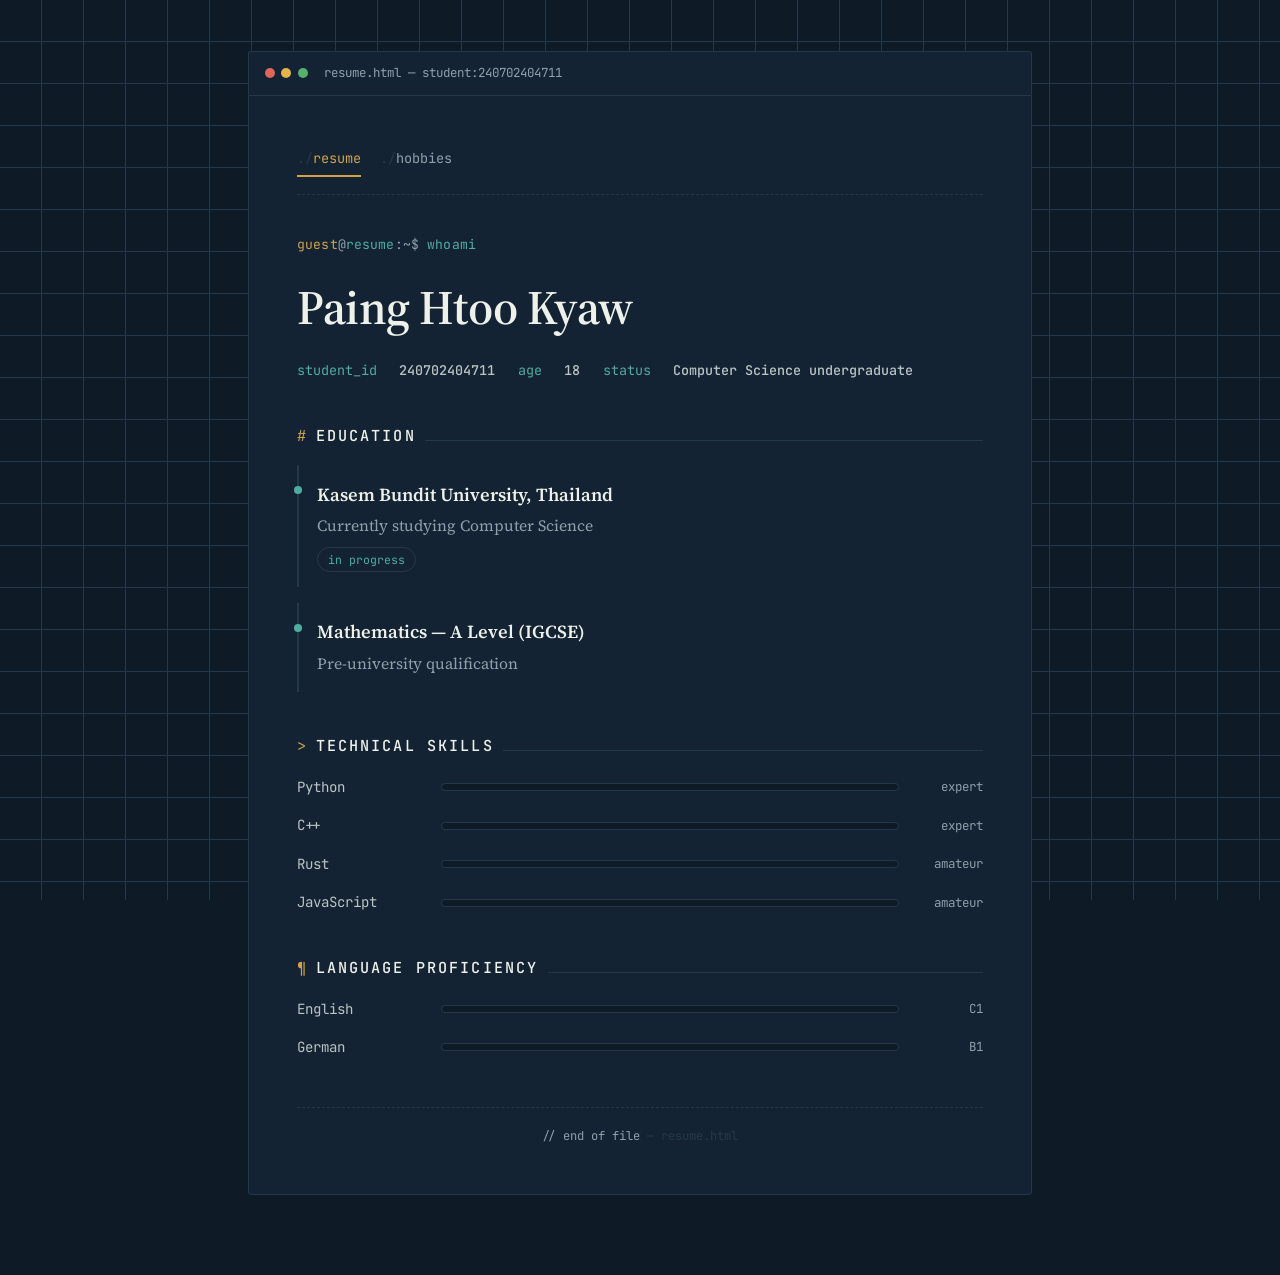
<file: index.html>
<!DOCTYPE html>
<html lang="en">
<head>
    <meta charset="UTF-8">
    <meta name="viewport" content="width=device-width, initial-scale=1.0">
    <title>Index — Paing Htoo Kyaw</title>
    <link rel="stylesheet" href="style.css">
</head>
<body>

    <div class="shell">

        <div class="titlebar">
            <span class="dots">
                <span class="dot dot--r"></span>
                <span class="dot dot--y"></span>
                <span class="dot dot--g"></span>
            </span>
            <span class="path">resume.html — student:240702404711</span>
        </div>

        <div class="window">

            <nav class="tabs">
                <a href="resume.html" aria-current="page">resume</a>
                <a href="hobby.html">hobbies</a>
            </nav>

            <!-- Header -->
            <header class="hero">
                <p class="prompt-line"><span class="user">guest</span><span class="sep">@</span>resume<span class="sep">:~$</span> whoami</p>
                <h1 class="name">Paing Htoo Kyaw</h1>
                <div class="meta-row">
                    <span class="key">student_id</span> <span><strong>240702404711</strong></span>
                    <span class="key">age</span> <span><strong>18</strong></span>
                    <span class="key">status</span> <span><strong>Computer Science undergraduate</strong></span>
                </div>
            </header>

            <!-- Education -->
            <section class="block">
                <div class="section-head">
                    <span class="glyph">#</span>
                    <h2 class="section-title">Education</h2>
                </div>

                <div class="entry">
                    <h3>Kasem Bundit University, Thailand</h3>
                    <p>Currently studying Computer Science</p>
                    <span class="tag">in progress</span>
                </div>

                <div class="entry">
                    <h3>Mathematics — A Level (IGCSE)</h3>
                    <p>Pre-university qualification</p>
                </div>
            </section>

            <!-- Technical Skills -->
            <section class="block">
                <div class="section-head">
                    <span class="glyph">&gt;</span>
                    <h2 class="section-title">Technical Skills</h2>
                </div>

                <div class="gauge-list">
                    <div class="gauge-row">
                        <span class="label">Python</span>
                        <span class="gauge-track"><span class="gauge-fill" style="width:92%"></span></span>
                        <span class="pct">expert</span>
                    </div>
                    <div class="gauge-row">
                        <span class="label">C++</span>
                        <span class="gauge-track"><span class="gauge-fill" style="width:92%"></span></span>
                        <span class="pct">expert</span>
                    </div>
                    <div class="gauge-row">
                        <span class="label">Rust</span>
                        <span class="gauge-track"><span class="gauge-fill" style="width:42%"></span></span>
                        <span class="pct">amateur</span>
                    </div>
                    <div class="gauge-row">
                        <span class="label">JavaScript</span>
                        <span class="gauge-track"><span class="gauge-fill" style="width:42%"></span></span>
                        <span class="pct">amateur</span>
                    </div>
                </div>
            </section>

            <!-- Language Skills -->
            <section class="block">
                <div class="section-head">
                    <span class="glyph">¶</span>
                    <h2 class="section-title">Language Proficiency</h2>
                </div>

                <div class="gauge-list">
                    <div class="gauge-row">
                        <span class="label">English</span>
                        <span class="gauge-track"><span class="gauge-fill" style="width:85%"></span></span>
                        <span class="pct">C1</span>
                    </div>
                    <div class="gauge-row">
                        <span class="label">German</span>
                        <span class="gauge-track"><span class="gauge-fill" style="width:55%"></span></span>
                        <span class="pct">B1</span>
                    </div>
                </div>
            </section>

            <footer class="end">
                <span>// end of file</span> — resume.html
            </footer>

        </div>
    </div>

</body>
</html>
</file>
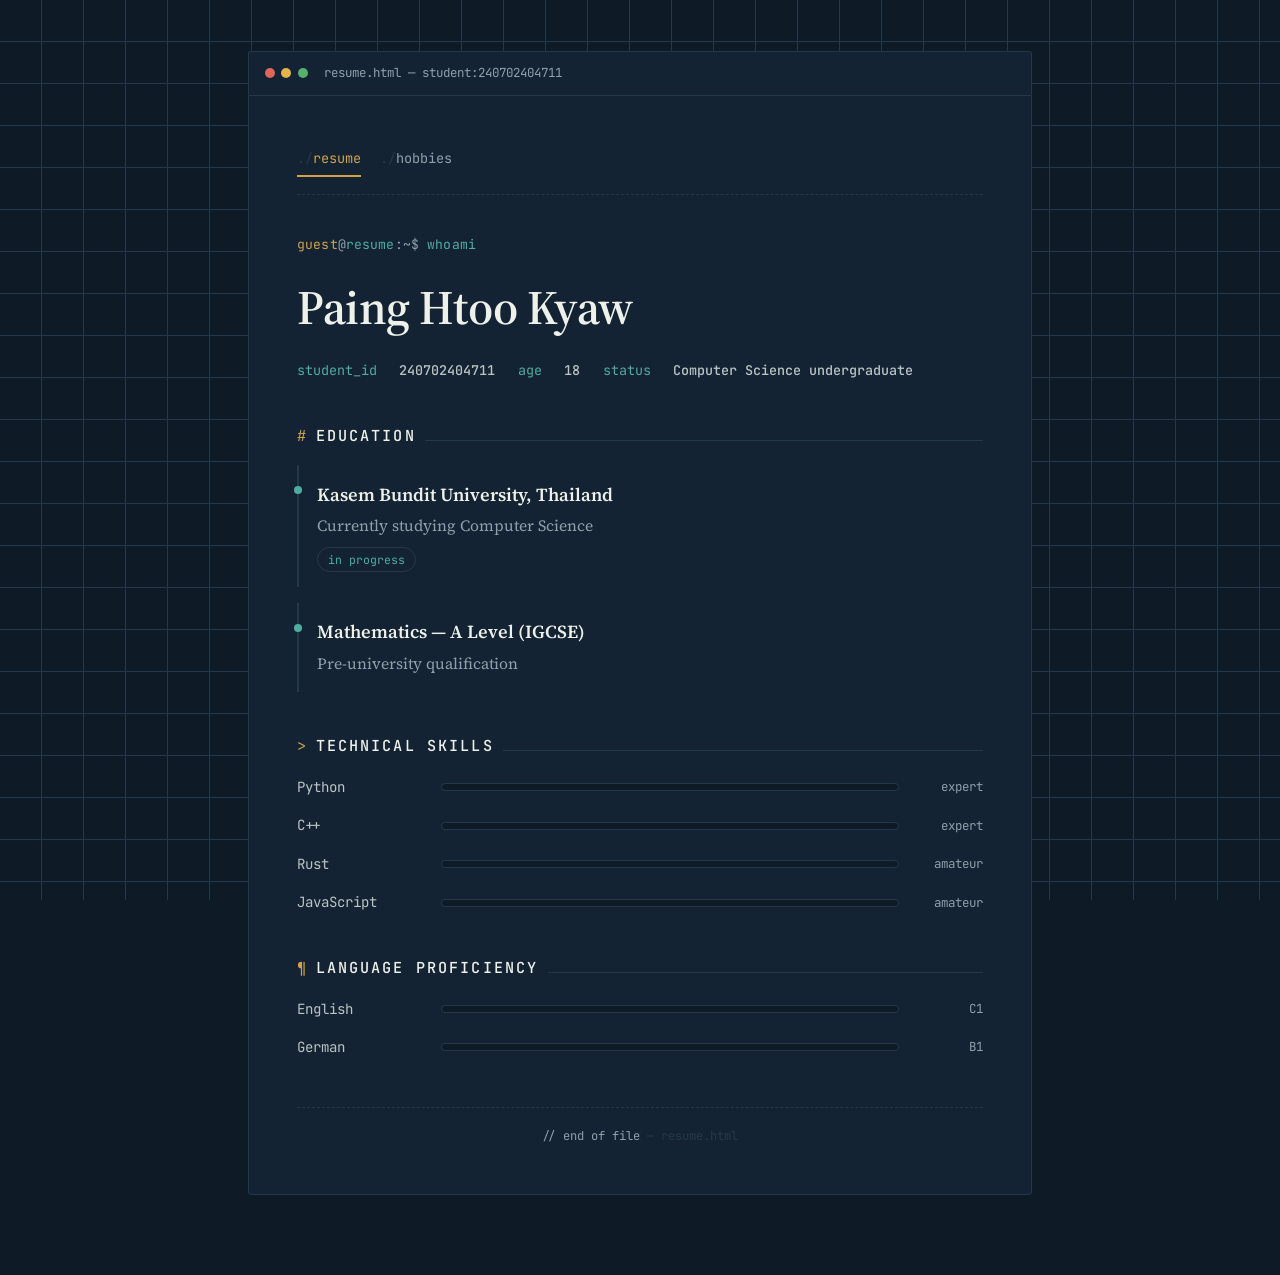
<file: Index.html>
<!DOCTYPE html>
<html lang="en">
<head>
    <meta charset="UTF-8">
    <meta name="viewport" content="width=device-width, initial-scale=1.0">
    <title>Resume — Paing Htoo Kyaw</title>
    <link rel="stylesheet" href="style.css">
</head>
<body>

    <div class="shell">

        <div class="titlebar">
            <span class="dots">
                <span class="dot dot--r"></span>
                <span class="dot dot--y"></span>
                <span class="dot dot--g"></span>
            </span>
            <span class="path">resume.html — student:240702404711</span>
        </div>

        <div class="window">

            <nav class="tabs">
                <a href="resume.html" aria-current="page">resume</a>
                <a href="hobby.html">hobbies</a>
            </nav>

            <!-- Header -->
            <header class="hero">
                <p class="prompt-line"><span class="user">guest</span><span class="sep">@</span>resume<span class="sep">:~$</span> whoami</p>
                <h1 class="name">Paing Htoo Kyaw</h1>
                <div class="meta-row">
                    <span class="key">student_id</span> <span><strong>240702404711</strong></span>
                    <span class="key">age</span> <span><strong>18</strong></span>
                    <span class="key">status</span> <span><strong>Computer Science undergraduate</strong></span>
                </div>
            </header>

            <!-- Education -->
            <section class="block">
                <div class="section-head">
                    <span class="glyph">#</span>
                    <h2 class="section-title">Education</h2>
                </div>

                <div class="entry">
                    <h3>Kasem Bundit University, Thailand</h3>
                    <p>Currently studying Computer Science</p>
                    <span class="tag">in progress</span>
                </div>

                <div class="entry">
                    <h3>Mathematics — A Level (IGCSE)</h3>
                    <p>Pre-university qualification</p>
                </div>
            </section>

            <!-- Technical Skills -->
            <section class="block">
                <div class="section-head">
                    <span class="glyph">&gt;</span>
                    <h2 class="section-title">Technical Skills</h2>
                </div>

                <div class="gauge-list">
                    <div class="gauge-row">
                        <span class="label">Python</span>
                        <span class="gauge-track"><span class="gauge-fill" style="width:92%"></span></span>
                        <span class="pct">expert</span>
                    </div>
                    <div class="gauge-row">
                        <span class="label">C++</span>
                        <span class="gauge-track"><span class="gauge-fill" style="width:92%"></span></span>
                        <span class="pct">expert</span>
                    </div>
                    <div class="gauge-row">
                        <span class="label">Rust</span>
                        <span class="gauge-track"><span class="gauge-fill" style="width:42%"></span></span>
                        <span class="pct">amateur</span>
                    </div>
                    <div class="gauge-row">
                        <span class="label">JavaScript</span>
                        <span class="gauge-track"><span class="gauge-fill" style="width:42%"></span></span>
                        <span class="pct">amateur</span>
                    </div>
                </div>
            </section>

            <!-- Language Skills -->
            <section class="block">
                <div class="section-head">
                    <span class="glyph">¶</span>
                    <h2 class="section-title">Language Proficiency</h2>
                </div>

                <div class="gauge-list">
                    <div class="gauge-row">
                        <span class="label">English</span>
                        <span class="gauge-track"><span class="gauge-fill" style="width:85%"></span></span>
                        <span class="pct">C1</span>
                    </div>
                    <div class="gauge-row">
                        <span class="label">German</span>
                        <span class="gauge-track"><span class="gauge-fill" style="width:55%"></span></span>
                        <span class="pct">B1</span>
                    </div>
                </div>
            </section>

            <footer class="end">
                <span>// end of file</span> — resume.html
            </footer>

        </div>
    </div>

</body>
</html>
</file>
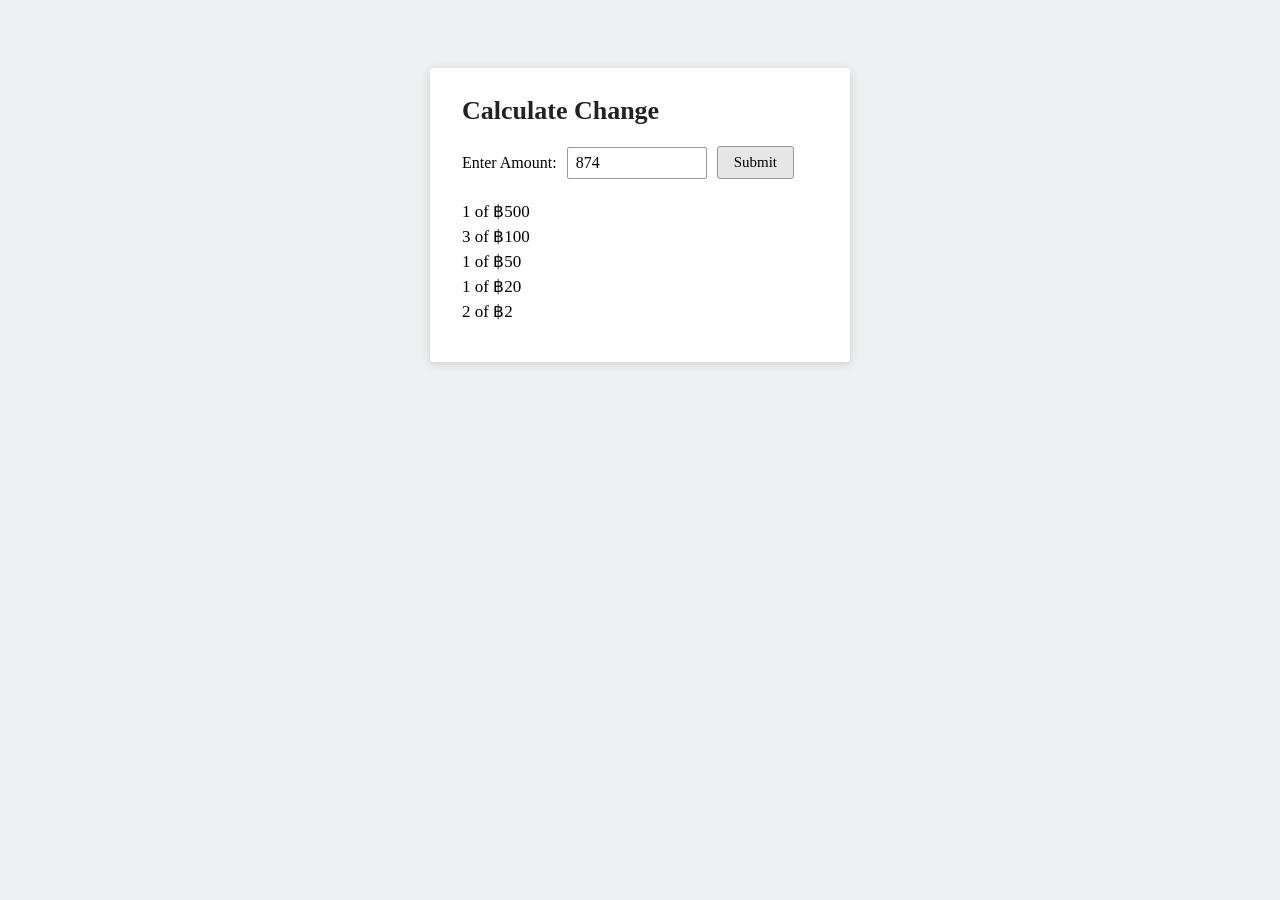
<file: Change.html>
<!DOCTYPE html>
<html lang="en">
<head>
<meta charset="UTF-8">
<title>Calculate Change</title>
<style>
  * { box-sizing: border-box; }
  body {
    font-family: Georgia, 'Times New Roman', serif;
    background: #eef0f2;
    display: flex;
    justify-content: center;
    padding-top: 60px;
  }
  .card {
    background: #ffffff;
    width: 420px;
    padding: 28px 32px 34px;
    border-radius: 4px;
    box-shadow: 0 2px 10px rgba(0,0,0,0.15);
  }
  h1 {
    font-size: 26px;
    margin: 0 0 20px;
    color: #222;
  }
  .input-row {
    display: flex;
    align-items: center;
    gap: 10px;
    margin-bottom: 22px;
  }
  label { font-size: 16px; white-space: nowrap; }
  input[type="number"] {
    font-family: inherit;
    font-size: 16px;
    padding: 6px 8px;
    width: 140px;
    border: 1px solid #999;
    border-radius: 2px;
  }
  button {
    font-family: inherit;
    font-size: 15px;
    padding: 7px 16px;
    background: #e6e6e6;
    border: 1px solid #999;
    border-radius: 3px;
    cursor: pointer;
  }
  button:hover { background: #d8d8d8; }
  #result p {
    margin: 4px 0;
    font-size: 17px;
  }
  #error {
    color: #b00020;
    font-size: 15px;
    margin-top: 6px;
  }
</style>
</head>
<body>

<div class="card">
  <h1>Calculate Change</h1>

  <div class="input-row">
    <label for="amount">Enter Amount:</label>
    <input type="number" id="amount" value="874" min="0" step="1">
    <button onclick="calculateChange()">Submit</button>
  </div>

  <div id="result"></div>
  <div id="error"></div>
</div>

<script>
  // Denominations available, largest to smallest
  const denominations = [1000, 500, 100, 50, 20, 10, 5, 2, 1];

  function calculateChange() {
    const resultDiv = document.getElementById("result");
    const errorDiv = document.getElementById("error");
    resultDiv.innerHTML = "";
    errorDiv.innerHTML = "";

    let amount = Number(document.getElementById("amount").value);

    if (!Number.isInteger(amount) || amount < 0) {
      errorDiv.innerHTML = "Please enter a whole, non-negative number.";
      return;
    }

    let remaining = amount;
    let output = "";

    // Outer loop: FOR loop over each denomination (largest to smallest)
    for (let i = 0; i < denominations.length; i++) {
      let denom = denominations[i];
      let count = 0;

      // Inner loop: WHILE loop to pull out as many of this
      // denomination as possible from the remaining amount
      while (remaining >= denom) {
        remaining -= denom;
        count++;
      }

      if (count > 0) {
        output += "<p>" + count + " of &#3647;" + denom + "</p>";
      }
    }

    if (amount === 0) {
      output = "<p>&#3647;0 &mdash; no change needed.</p>";
    }

    resultDiv.innerHTML = output;
  }

  // Run once on page load so the default value (874) shows a result,
  // matching the assignment example.
  calculateChange();
</script>

</body>
</html>
</file>
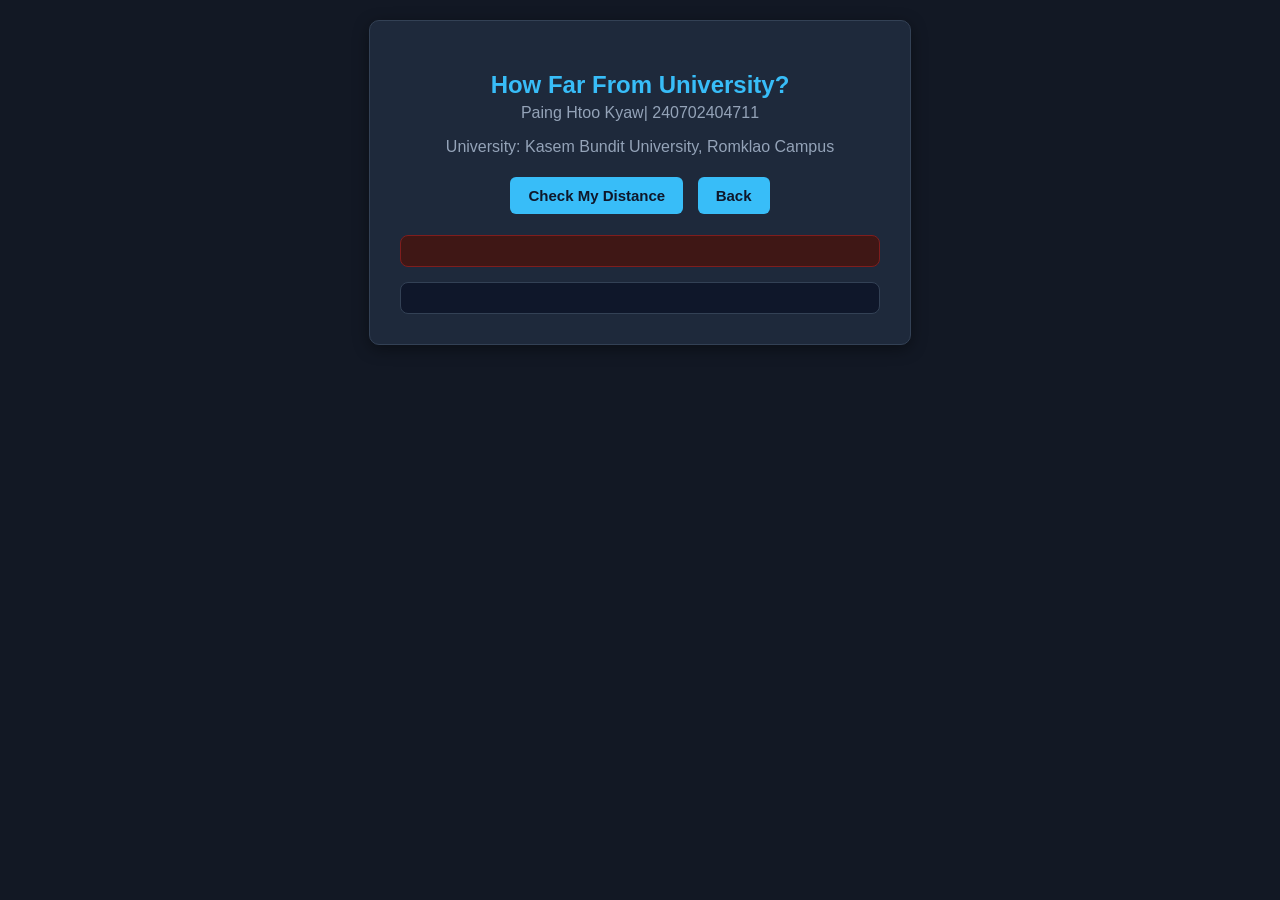
<file: distance.html>
<!DOCTYPE html>
<html lang="en">
<head>
    <meta charset="UTF-8">
    <title>Distance</title>
    <style>
        body {
            font-family: Arial, sans-serif;
            background-color: #121824;
            color: #e2e8f0;
            margin: 0;
            padding: 20px;
            display: flex;
            justify-content: center;
        }
        .card {
            background-color: #1e293b;
            border: 1px solid #334155;
            border-radius: 10px;
            box-shadow: 0 4px 16px rgba(0, 0, 0, 0.4);
            padding: 30px;
            max-width: 480px;
            width: 100%;
            text-align: center;
        }
        h2 {
            color: #38bdf8;
            margin-bottom: 5px;
        }
        .subtitle {
            color: #94a3b8;
            margin-top: 0;
        }
        button {
            background-color: #38bdf8;
            color: #0f172a;
            font-weight: bold;
            border: none;
            padding: 10px 18px;
            font-size: 15px;
            border-radius: 6px;
            cursor: pointer;
            margin: 5px;
            transition: background-color 0.2s ease, transform 0.1s ease;
        }
        button:hover {
            background-color: #7dd3fc;
        }
        button:active {
            transform: scale(0.98);
        }
        #status {
            color: #38bdf8;
            font-weight: bold;
        }
        #error {
            background-color: #3f1715;
            color: #fca5a5;
            border: 1px solid #7f1d1d;
            border-radius: 8px;
            padding: 15px;
            margin-top: 15px;
            text-align: left;
            line-height: 1.5;
        }
        #result {
            background-color: #0f172a;
            border: 1px solid #334155;
            color: #cbd5e1;
            border-radius: 8px;
            padding: 15px;
            margin-top: 15px;
            text-align: left;
            line-height: 1.6;
        }
        #result b {
            color: #f8fafc;
        }
    </style>
</head>
<body>
    <div class="card">
        <h2>How Far From University?</h2>
        <p class="subtitle">Paing Htoo Kyaw| 240702404711</p>

        <p class="subtitle">University: Kasem Bundit University, Romklao Campus</p>

        <button onclick="checkDistance()">Check My Distance</button>
        <button onclick="history.back()">Back</button>

        <p id="status"></p>
        <div id="error"></div>
        <div id="result"></div>
    </div>

    <script>
        var uniLat = 13.8016;
        var uniLong = 100.7345;

        function checkDistance() {
            if (!navigator.geolocation) {
                document.getElementById("error").innerHTML =
                    "Your browser does not support location services. Please try a different browser.";
                return;
            }
            document.getElementById("status").innerHTML = "Getting your location...";
            document.getElementById("error").innerHTML = "";
            document.getElementById("result").innerHTML = "";
            navigator.geolocation.getCurrentPosition(showDistance, showError, {
                timeout: 10000
            });
        }

        function showDistance(position) {
            var myLat = position.coords.latitude;
            var myLong = position.coords.longitude;
            var accuracy = position.coords.accuracy;

            var x = myLat - uniLat;
            var y = myLong - uniLong;

            var distance = Math.sqrt(x * x + y * y);
            var distanceKm = distance * 111;

            document.getElementById("status").innerHTML = "";
            document.getElementById("error").innerHTML = "";
            document.getElementById("result").innerHTML =
                "<b>Your Latitude:</b> " + myLat.toFixed(4) + "<br>" +
                "<b>Your Longitude:</b> " + myLong.toFixed(4) + "<br>" +
                "<b>Location Accuracy:</b> ±" + Math.round(accuracy) + " meters<br><br>" +
                "<b>University Latitude:</b> " + uniLat + "<br>" +
                "<b>University Longitude:</b> " + uniLong + "<br><br>" +
                "<b>Distance (degrees):</b> " + distance.toFixed(4) + "<br>" +
                "<b>Distance (approx. km):</b> " + distanceKm.toFixed(2) + " km";
        }

        function showError(error) {
            document.getElementById("status").innerHTML = "";
            var message = "Something went wrong while getting your location.";

            if (error.code === error.PERMISSION_DENIED) {
                message = "Could not access your location. This usually means either location permission was denied for this site, or your device's GPS/location services are turned off. Please turn on GPS in your device settings and allow location access, then try again.";
            } else if (error.code === error.POSITION_UNAVAILABLE) {
                message = "Your location is currently unavailable. Please check that GPS or location services are turned on.";
            } else if (error.code === error.TIMEOUT) {
                message = "Getting your location took too long. Please check your connection and try again.";
            }

            document.getElementById("error").innerHTML = message;
        }
    </script>
</body>
</html>
</file>
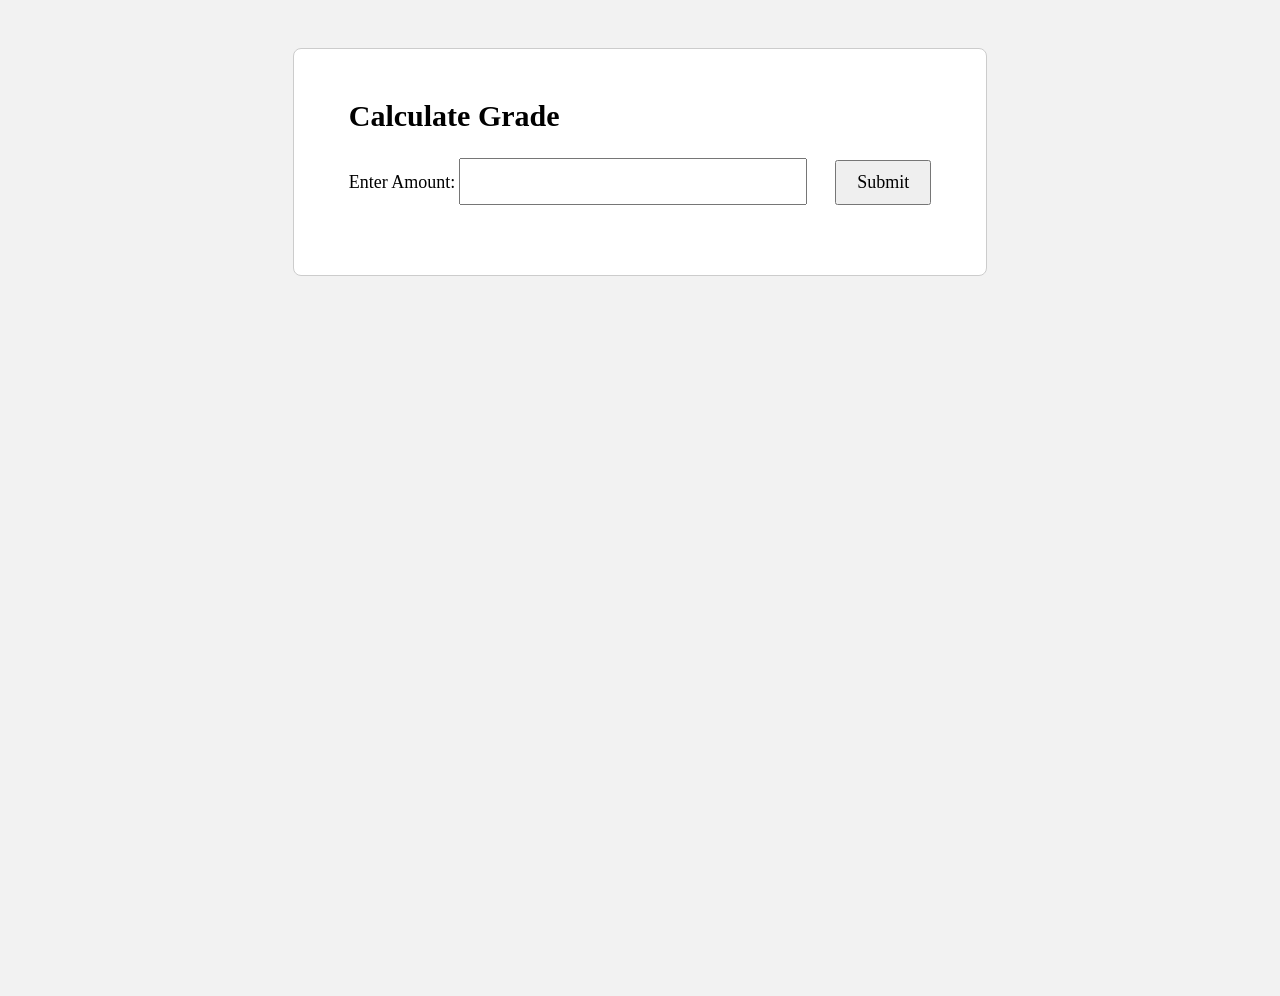
<file: Grade.html>
<!DOCTYPE html>
<html lang="en">
<head>
<meta charset="UTF-8">
<title>Calculate Grade</title>
<style>
  body{
    font-family: Georgia, 'Times New Roman', serif;
    background: #f2f2f2;
    padding: 40px;
    display: flex;
    justify-content: center;
    align-items: flex-start;
    min-height: 100vh;
  }

  .box{
    max-width: 850px;
    background: #fff;
    border: 1px solid #ccc;
    border-radius: 8px;
    padding: 50px 55px;
  }

  h2{
    margin-top: 0;
    font-size: 30px;
  }

  label{
    font-size: 18px;
  }

  input[type="text"]{
    font-family: Georgia, serif;
    font-size: 20px;
    padding: 10px 12px;
    width: 320px;
  }

  button{
    font-family: Georgia, serif;
    font-size: 18px;
    padding: 10px 20px;
    margin-left: 24px;
  }

  #result{
    margin-top: 20px;
    font-size: 20px;
  }
</style>
</head>
<body>

<div class="box">
  <h2>Calculate Grade</h2>

  <label>Enter Amount:</label>
  <input type="text" id="score">
  <button onclick="calculateGrade()">Submit</button>

  <p id="result"></p>
</div>

<script>
  function calculateGrade(){
    const score = parseFloat(document.getElementById('score').value);
    const result = document.getElementById('result');

    if(isNaN(score)){
      result.textContent = 'Please enter a valid number';
      return;
    }

    if(score < 0 || score > 100){
      result.textContent = 'Please enter a score between 0 and 100';
      return;
    }

    if(score >= 85){
      result.textContent = 'You got an A';
    } else if(score >= 75){
      result.textContent = 'You got a B';
    } else {
      result.textContent = 'Score is below B';
    }
  }
</script>

</body>
</html>
</file>
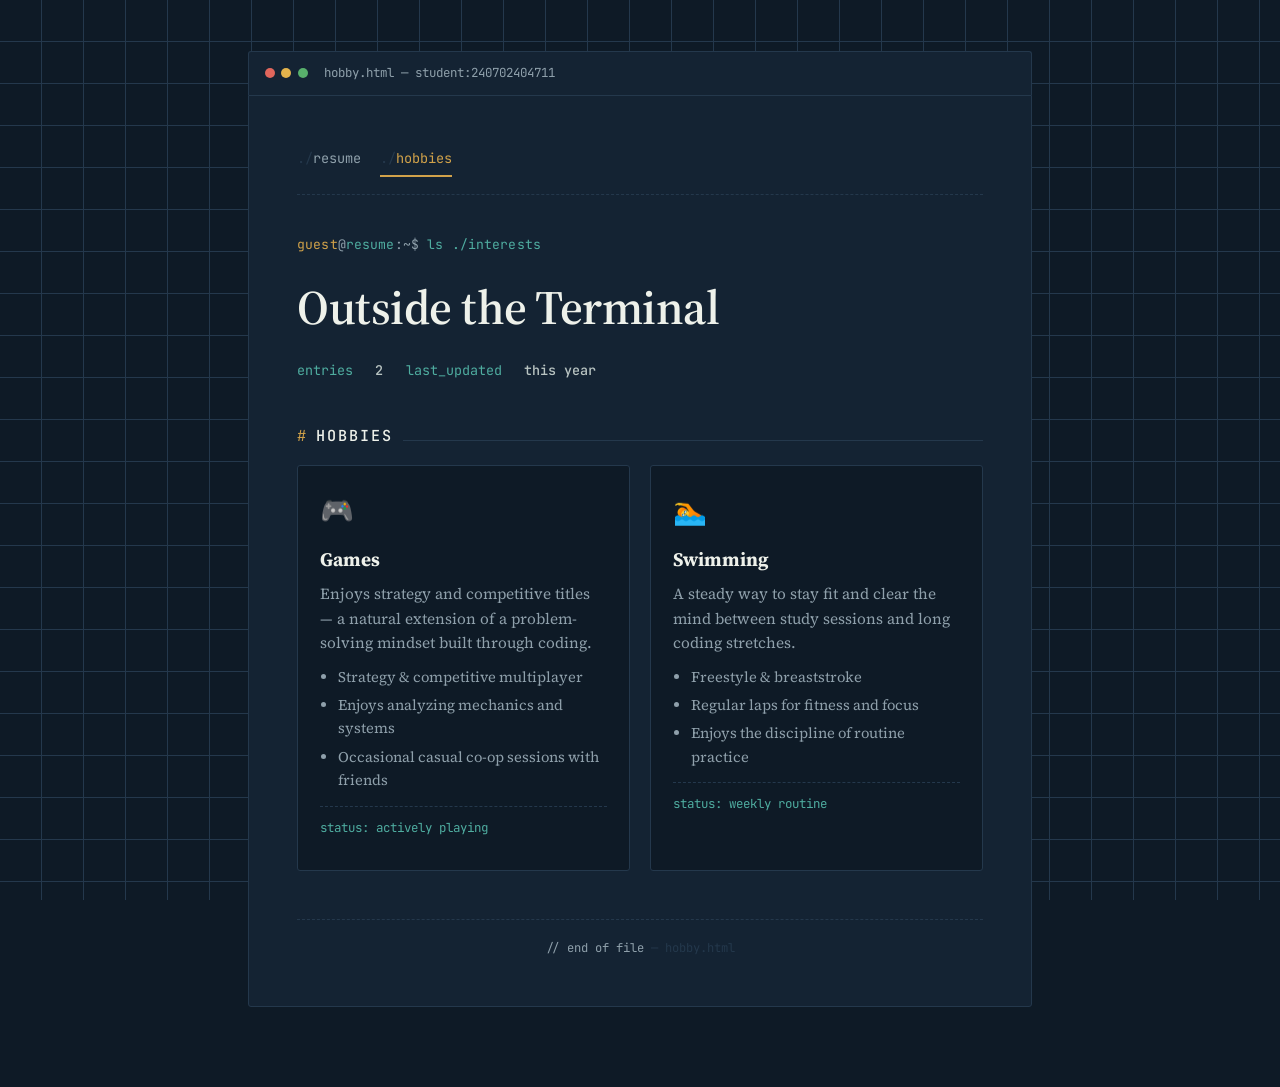
<file: hobby.html>
<!DOCTYPE html>
<html lang="en">
<head>
    <meta charset="UTF-8">
    <meta name="viewport" content="width=device-width, initial-scale=1.0">
    <title>Hobbies — Paing Htoo Kyaw</title>
    <link rel="stylesheet" href="style.css">
</head>
<body>

    <div class="shell">

        <div class="titlebar">
            <span class="dots">
                <span class="dot dot--r"></span>
                <span class="dot dot--y"></span>
                <span class="dot dot--g"></span>
            </span>
            <span class="path">hobby.html — student:240702404711</span>
        </div>

        <div class="window">

            <nav class="tabs">
                <a href="resume.html">resume</a>
                <a href="hobby.html" aria-current="page">hobbies</a>
            </nav>

            <!-- Header -->
            <header class="hero">
                <p class="prompt-line"><span class="user">guest</span><span class="sep">@</span>resume<span class="sep">:~$</span> ls ./interests</p>
                <h1 class="name">Outside the Terminal</h1>
                <div class="meta-row">
                    <span class="key">entries</span> <span><strong>2</strong></span>
                    <span class="key">last_updated</span> <span><strong>this year</strong></span>
                </div>
            </header>

            <!-- Hobbies -->
            <section class="block">
                <div class="section-head">
                    <span class="glyph">#</span>
                    <h2 class="section-title">Hobbies</h2>
                </div>

                <div class="hobby-grid">

                    <div class="hobby-card">
                        <span class="icon">🎮</span>
                        <h3>Games</h3>
                        <p>Enjoys strategy and competitive titles — a natural extension of a problem-solving mindset built through coding.</p>
                        <ul>
                            <li>Strategy &amp; competitive multiplayer</li>
                            <li>Enjoys analyzing mechanics and systems</li>
                            <li>Occasional casual co-op sessions with friends</li>
                        </ul>
                        <p class="stat-line">status: actively playing</p>
                    </div>

                    <div class="hobby-card">
                        <span class="icon">🏊</span>
                        <h3>Swimming</h3>
                        <p>A steady way to stay fit and clear the mind between study sessions and long coding stretches.</p>
                        <ul>
                            <li>Freestyle &amp; breaststroke</li>
                            <li>Regular laps for fitness and focus</li>
                            <li>Enjoys the discipline of routine practice</li>
                        </ul>
                        <p class="stat-line">status: weekly routine</p>
                    </div>

                </div>
            </section>

            <footer class="end">
                <span>// end of file</span> — hobby.html
            </footer>

        </div>
    </div>

</body>
</html>
</file>
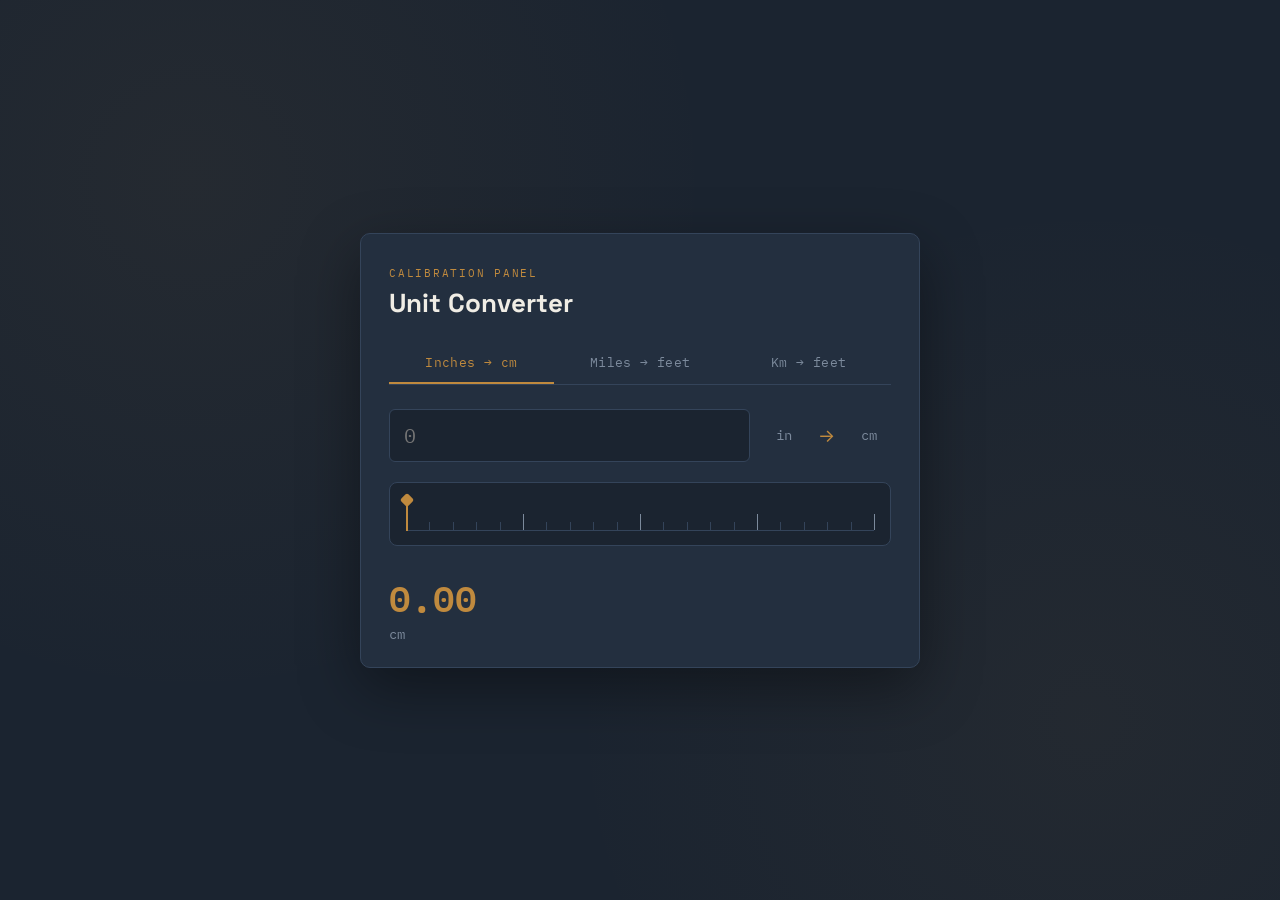
<file: unit-converter.html>
<!DOCTYPE html>
<html lang="en">
<head>
<meta charset="UTF-8">
<meta name="viewport" content="width=device-width, initial-scale=1.0">
<title>Unit Converter — Calibration Panel</title>
<style>
  @import url('https://fonts.googleapis.com/css2?family=Space+Grotesk:wght@500;700&family=Inter:wght@400;500&family=IBM+Plex+Mono:wght@400;600&display=swap');

  :root{
    --ink: #1B2430;
    --panel: #232F3F;
    --brass: #C08A3E;
    --brass-dim: #8a642e;
    --paper: #F0EDE5;
    --slate: #7C8A9C;
    --line: #34445A;
  }

  *{ box-sizing: border-box; }

  body{
    margin:0;
    min-height:100vh;
    background: var(--ink);
    background-image:
      radial-gradient(circle at 15% 20%, rgba(192,138,62,0.06), transparent 40%),
      radial-gradient(circle at 85% 80%, rgba(192,138,62,0.05), transparent 40%);
    color: var(--paper);
    font-family: 'Inter', sans-serif;
    display:flex;
    align-items:center;
    justify-content:center;
    padding: 32px 16px;
  }

  .panel{
    width:100%;
    max-width: 560px;
    background: var(--panel);
    border: 1px solid var(--line);
    border-radius: 10px;
    padding: 32px 28px 24px;
    box-shadow: 0 20px 60px rgba(0,0,0,0.4);
  }

  .eyebrow{
    font-family: 'IBM Plex Mono', monospace;
    font-size: 11px;
    letter-spacing: 0.16em;
    color: var(--brass);
    text-transform: uppercase;
    margin-bottom: 6px;
  }

  h1{
    font-family: 'Space Grotesk', sans-serif;
    font-size: 26px;
    font-weight: 700;
    margin: 0 0 24px;
    color: var(--paper);
  }

  .tabs{
    display:flex;
    gap: 4px;
    border-bottom: 1px solid var(--line);
    margin-bottom: 24px;
  }

  .tab{
    flex:1;
    background: none;
    border: none;
    color: var(--slate);
    font-family: 'IBM Plex Mono', monospace;
    font-size: 12.5px;
    letter-spacing: 0.03em;
    padding: 10px 4px 12px;
    cursor: pointer;
    border-bottom: 2px solid transparent;
    transition: color 0.2s, border-color 0.2s;
  }

  .tab:hover{ color: var(--paper); }

  .tab.active{
    color: var(--brass);
    border-color: var(--brass);
  }

  .field-row{
    display:flex;
    align-items:center;
    gap: 12px;
    margin-bottom: 18px;
  }

  input[type="number"]{
    flex:1;
    background: var(--ink);
    border: 1px solid var(--line);
    border-radius: 6px;
    color: var(--paper);
    font-family: 'IBM Plex Mono', monospace;
    font-size: 20px;
    padding: 12px 14px;
    outline: none;
    transition: border-color 0.2s;
  }

  input[type="number"]:focus{
    border-color: var(--brass);
  }

  .unit-label{
    font-family: 'IBM Plex Mono', monospace;
    color: var(--slate);
    font-size: 14px;
    width: 44px;
    text-align:center;
  }

  .arrow{
    color: var(--brass);
    font-size: 18px;
  }

  /* Scale / caliper signature element */
  .scale-wrap{
    margin: 20px 0 24px;
    padding: 18px 16px 14px;
    background: var(--ink);
    border: 1px solid var(--line);
    border-radius: 8px;
  }

  .scale-track{
    position: relative;
    height: 30px;
    border-bottom: 1px solid var(--line);
  }

  .tick{
    position:absolute;
    bottom:0;
    width:1px;
    background: var(--line);
  }
  .tick.major{ height: 16px; background: var(--slate); }
  .tick.minor{ height: 8px; }

  .caliper{
    position:absolute;
    top:0;
    bottom:-1px;
    width: 2px;
    background: var(--brass);
    transition: left 0.25s ease;
  }
  .caliper::after{
    content:'';
    position:absolute;
    top:-6px;
    left:-4px;
    width:10px;
    height:10px;
    background: var(--brass);
    transform: rotate(45deg);
    border-radius:2px;
  }

  .readout{
    display:flex;
    justify-content: space-between;
    align-items:baseline;
    margin-top: 20px;
  }

  .readout-value{
    font-family: 'IBM Plex Mono', monospace;
    font-size: 36px;
    font-weight: 600;
    color: var(--brass);
  }

  .readout-unit{
    font-family: 'IBM Plex Mono', monospace;
    font-size: 14px;
    color: var(--slate);
  }

  .error{
    color: #d97757;
    font-family: 'IBM Plex Mono', monospace;
    font-size: 13px;
    margin-top: 4px;
  }

  .note{
    margin-top: 20px;
    font-size: 12px;
    color: var(--slate);
    line-height: 1.5;
    border-top: 1px solid var(--line);
    padding-top: 14px;
  }

  .note code{
    font-family: 'IBM Plex Mono', monospace;
    color: var(--brass-dim);
  }
</style>
</head>
<body>

<div class="panel">
  <div class="eyebrow">Calibration Panel</div>
  <h1>Unit Converter</h1>

  <div class="tabs" id="tabs">
    <button class="tab active" data-mode="inchToCm">Inches → cm</button>
    <button class="tab" data-mode="mileToFeet">Miles → feet</button>
    <button class="tab" data-mode="kmToFeet">Km → feet</button>
  </div>

  <div class="field-row">
    <input type="number" id="input" placeholder="0" step="any" />
    <span class="unit-label" id="inputUnit">in</span>
    <span class="arrow">→</span>
    <span class="unit-label" id="outputUnit">cm</span>
  </div>

  <div class="scale-wrap">
    <div class="scale-track" id="track">
      <div class="caliper" id="caliper" style="left:0%"></div>
    </div>
  </div>

  <div class="readout">
    <div>
      <div class="readout-value" id="result">0.00</div>
      <div class="readout-unit" id="resultUnit">cm</div>
    </div>
    <div class="error" id="errorMsg"></div>
  </div>

  </div>
</div>

<script>
  // --- Same logic as assignment.js ---
  const UnitConverter = {
    inchToCm: (inches) => {
      if (typeof inches !== 'number') return 'Input must be a number';
      return inches * 2.54;
    },
    mileToFeet: (miles) => {
      if (typeof miles !== 'number') return 'Input must be a number';
      return miles * 5280;
    },
    kmToFeet: (km) => {
      if (typeof km !== 'number') return 'Input must be a number';
      return km * 3280.839895;
    }
  };

  const modes = {
    inchToCm: { inUnit: 'in', outUnit: 'cm', max: 20, fn: UnitConverter.inchToCm },
    mileToFeet: { inUnit: 'mi', outUnit: 'ft', max: 10, fn: UnitConverter.mileToFeet },
    kmToFeet: { inUnit: 'km', outUnit: 'ft', max: 10, fn: UnitConverter.kmToFeet }
  };

  let currentMode = 'inchToCm';

  const tabsEl = document.getElementById('tabs');
  const inputEl = document.getElementById('input');
  const inputUnitEl = document.getElementById('inputUnit');
  const outputUnitEl = document.getElementById('outputUnit');
  const resultEl = document.getElementById('result');
  const resultUnitEl = document.getElementById('resultUnit');
  const errorEl = document.getElementById('errorMsg');
  const trackEl = document.getElementById('track');
  const caliperEl = document.getElementById('caliper');

  function buildTicks(){
    trackEl.querySelectorAll('.tick').forEach(t => t.remove());
    const count = 21; // 0..20, major every 5
    for(let i=0;i<count;i++){
      const tick = document.createElement('div');
      tick.className = 'tick ' + (i % 5 === 0 ? 'major' : 'minor');
      tick.style.left = (i/(count-1))*100 + '%';
      trackEl.insertBefore(tick, caliperEl);
    }
  }

  function update(){
    const cfg = modes[currentMode];
    inputUnitEl.textContent = cfg.inUnit;
    outputUnitEl.textContent = cfg.outUnit;
    resultUnitEl.textContent = cfg.outUnit;

    const raw = inputEl.value;
    if(raw === ''){
      resultEl.textContent = '0.00';
      errorEl.textContent = '';
      caliperEl.style.left = '0%';
      return;
    }

    const num = parseFloat(raw);
    const output = cfg.fn(num);

    if(typeof output === 'string'){
      errorEl.textContent = output;
      resultEl.textContent = '—';
      caliperEl.style.left = '0%';
      return;
    }

    errorEl.textContent = '';
    resultEl.textContent = output.toLocaleString(undefined, { maximumFractionDigits: 2 });

    const pct = Math.max(0, Math.min(100, (num / cfg.max) * 100));
    caliperEl.style.left = pct + '%';
  }

  tabsEl.addEventListener('click', (e) => {
    const btn = e.target.closest('.tab');
    if(!btn) return;
    tabsEl.querySelectorAll('.tab').forEach(t => t.classList.remove('active'));
    btn.classList.add('active');
    currentMode = btn.dataset.mode;
    update();
  });

  inputEl.addEventListener('input', update);

  buildTicks();
  update();
</script>

</body>
</html>
</file>
<file: style.css>
/* =========================================================
   Paing Htoo Kyaw — Resume site stylesheet
   Theme: "compiler" — a CS student's terminal, made calm
   ========================================================= */

@import url('https://fonts.googleapis.com/css2?family=JetBrains+Mono:wght@400;500;700&family=Source+Serif+4:ital,wght@0,400;0,600;1,400&display=swap');

:root {
  --ink: #0e1a26;
  --panel: #142333;
  --panel-line: #24384c;
  --paper: #eef1ea;
  --paper-dim: #b9c4c2;
  --gold: #d1a24a;
  --teal: #4fada0;
  --text-main: #e7ece6;
  --text-muted: #8fa0ab;

  --font-display: 'Source Serif 4', Georgia, serif;
  --font-mono: 'JetBrains Mono', 'Courier New', monospace;

  --radius: 3px;
  --gutter: clamp(1.25rem, 4vw, 3rem);
}

* { box-sizing: border-box; }

html {
  scroll-behavior: smooth;
}

body {
  margin: 0;
  background: var(--ink);
  color: var(--text-main);
  font-family: var(--font-display);
  font-size: 17px;
  line-height: 1.6;
  background-image:
    linear-gradient(var(--panel-line) 1px, transparent 1px),
    linear-gradient(90deg, var(--panel-line) 1px, transparent 1px);
  background-size: 42px 42px;
  background-position: -1px -1px;
  background-attachment: fixed;
}

@media (prefers-reduced-motion: reduce) {
  * { animation-duration: 0.001ms !important; transition-duration: 0.001ms !important; }
}

/* ---------- Skip link / focus ---------- */
a:focus-visible,
button:focus-visible {
  outline: 2px solid var(--gold);
  outline-offset: 3px;
}

/* ---------- Shell frame ---------- */
.shell {
  max-width: 880px;
  margin: 0 auto;
  padding: clamp(1.5rem, 4vw, 3.5rem) var(--gutter) 5rem;
}

/* ---------- Title bar (window chrome) ---------- */
.titlebar {
  display: flex;
  align-items: center;
  gap: 0.6rem;
  background: var(--panel);
  border: 1px solid var(--panel-line);
  border-bottom: none;
  border-radius: var(--radius) var(--radius) 0 0;
  padding: 0.7rem 1rem;
  font-family: var(--font-mono);
  font-size: 0.78rem;
  color: var(--text-muted);
}

.titlebar .dots { display: flex; gap: 0.4rem; }
.titlebar .dot { width: 10px; height: 10px; border-radius: 50%; display: inline-block; }
.titlebar .dot--r { background: #e0665c; }
.titlebar .dot--y { background: #e3b34c; }
.titlebar .dot--g { background: #58b06c; }
.titlebar .path { margin-left: 0.4rem; }

/* ---------- Main window ---------- */
.window {
  background: var(--panel);
  border: 1px solid var(--panel-line);
  border-radius: 0 0 var(--radius) var(--radius);
  padding: clamp(1.6rem, 4vw, 3rem);
}

/* ---------- Nav / prompt tabs ---------- */
nav.tabs {
  display: flex;
  gap: 1.2rem;
  font-family: var(--font-mono);
  font-size: 0.85rem;
  margin-bottom: 2.4rem;
  padding-bottom: 1.1rem;
  border-bottom: 1px dashed var(--panel-line);
  flex-wrap: wrap;
}

nav.tabs a {
  color: var(--text-muted);
  text-decoration: none;
  padding: 0.3rem 0;
  border-bottom: 2px solid transparent;
  transition: color 0.15s ease, border-color 0.15s ease;
}

nav.tabs a::before {
  content: "./";
  color: var(--panel-line);
}

nav.tabs a:hover {
  color: var(--text-main);
}

nav.tabs a[aria-current="page"] {
  color: var(--gold);
  border-bottom-color: var(--gold);
}

/* ---------- Header ---------- */
header.hero {
  margin-bottom: 2.6rem;
}

.prompt-line {
  font-family: var(--font-mono);
  font-size: 0.82rem;
  color: var(--teal);
  margin: 0 0 0.9rem;
  letter-spacing: 0.01em;
}

.prompt-line .user { color: var(--gold); }
.prompt-line .sep { color: var(--text-muted); }

h1.name {
  font-family: var(--font-display);
  font-size: clamp(2.1rem, 5vw, 3rem);
  font-weight: 600;
  margin: 0 0 0.5rem;
  letter-spacing: -0.01em;
  color: var(--paper);
}

.meta-row {
  display: flex;
  flex-wrap: wrap;
  gap: 0.6rem 1.4rem;
  font-family: var(--font-mono);
  font-size: 0.84rem;
  color: var(--text-muted);
  margin-top: 0.9rem;
}

.meta-row span strong {
  color: var(--paper-dim);
  font-weight: 500;
}

.meta-row .key { color: var(--teal); }

/* ---------- Section blocks ---------- */
section.block {
  margin-bottom: 2.6rem;
}

section.block:last-of-type { margin-bottom: 0; }

.section-head {
  display: flex;
  align-items: baseline;
  gap: 0.6rem;
  margin-bottom: 1.1rem;
}

.section-head .glyph {
  font-family: var(--font-mono);
  color: var(--gold);
  font-size: 0.95rem;
}

h2.section-title {
  font-family: var(--font-mono);
  font-size: 0.95rem;
  text-transform: uppercase;
  letter-spacing: 0.14em;
  color: var(--paper);
  margin: 0;
  font-weight: 500;
}

.section-head::after {
  content: "";
  flex: 1;
  height: 1px;
  background: var(--panel-line);
}

/* ---------- Entry (education / hobby item) ---------- */
.entry {
  padding: 0.9rem 0 0.9rem 1.1rem;
  border-left: 2px solid var(--panel-line);
  margin-bottom: 1rem;
  position: relative;
}

.entry::before {
  content: "";
  position: absolute;
  left: -5px;
  top: 1.3rem;
  width: 8px;
  height: 8px;
  border-radius: 50%;
  background: var(--teal);
}

.entry:last-child { margin-bottom: 0; }

.entry h3 {
  font-family: var(--font-display);
  font-size: 1.15rem;
  font-weight: 600;
  margin: 0 0 0.25rem;
  color: var(--paper);
}

.entry p {
  margin: 0.15rem 0;
  color: var(--text-muted);
  font-size: 0.98rem;
}

.entry .tag {
  display: inline-block;
  font-family: var(--font-mono);
  font-size: 0.72rem;
  color: var(--teal);
  border: 1px solid var(--panel-line);
  border-radius: 999px;
  padding: 0.15rem 0.65rem;
  margin-top: 0.4rem;
  margin-right: 0.4rem;
}

/* ---------- Skill / level bars ---------- */
.gauge-list {
  display: flex;
  flex-direction: column;
  gap: 1rem;
}

.gauge-row {
  display: grid;
  grid-template-columns: 130px 1fr 70px;
  align-items: center;
  gap: 0.9rem;
}

.gauge-row .label {
  font-family: var(--font-mono);
  font-size: 0.88rem;
  color: var(--paper-dim);
}

.gauge-track {
  height: 8px;
  background: var(--ink);
  border: 1px solid var(--panel-line);
  border-radius: 999px;
  overflow: hidden;
}

.gauge-fill {
  height: 100%;
  background: linear-gradient(90deg, var(--teal), var(--gold));
  border-radius: 999px;
  animation: grow 0.9s ease-out both;
}

@keyframes grow {
  from { transform: scaleX(0); transform-origin: left; }
  to { transform: scaleX(1); transform-origin: left; }
}

.gauge-row .pct {
  font-family: var(--font-mono);
  font-size: 0.78rem;
  color: var(--text-muted);
  text-align: right;
}

@media (max-width: 520px) {
  .gauge-row {
    grid-template-columns: 100px 1fr 55px;
    gap: 0.6rem;
  }
}

/* ---------- Hobby cards ---------- */
.hobby-grid {
  display: grid;
  grid-template-columns: repeat(2, 1fr);
  gap: 1.2rem;
}

@media (max-width: 600px) {
  .hobby-grid { grid-template-columns: 1fr; }
}

.hobby-card {
  border: 1px solid var(--panel-line);
  border-radius: var(--radius);
  padding: 1.4rem;
  background: var(--ink);
  transition: border-color 0.2s ease, transform 0.2s ease;
}

.hobby-card:hover {
  border-color: var(--gold);
  transform: translateY(-3px);
}

.hobby-card .icon {
  font-size: 1.7rem;
  margin-bottom: 0.7rem;
  display: block;
}

.hobby-card h3 {
  font-family: var(--font-display);
  font-size: 1.2rem;
  margin: 0 0 0.5rem;
  color: var(--paper);
}

.hobby-card p {
  margin: 0 0 0.6rem;
  color: var(--text-muted);
  font-size: 0.96rem;
}

.hobby-card ul {
  margin: 0.6rem 0 0;
  padding-left: 1.1rem;
  color: var(--text-muted);
  font-size: 0.92rem;
}

.hobby-card ul li { margin-bottom: 0.3rem; }

.hobby-card .stat-line {
  font-family: var(--font-mono);
  font-size: 0.78rem;
  color: var(--teal);
  margin-top: 0.8rem;
  padding-top: 0.7rem;
  border-top: 1px dashed var(--panel-line);
}

/* ---------- Footer ---------- */
footer.end {
  margin-top: 3rem;
  padding-top: 1.2rem;
  border-top: 1px dashed var(--panel-line);
  font-family: var(--font-mono);
  font-size: 0.76rem;
  color: var(--panel-line);
  text-align: center;
}

footer.end span { color: var(--text-muted); }
</file>
